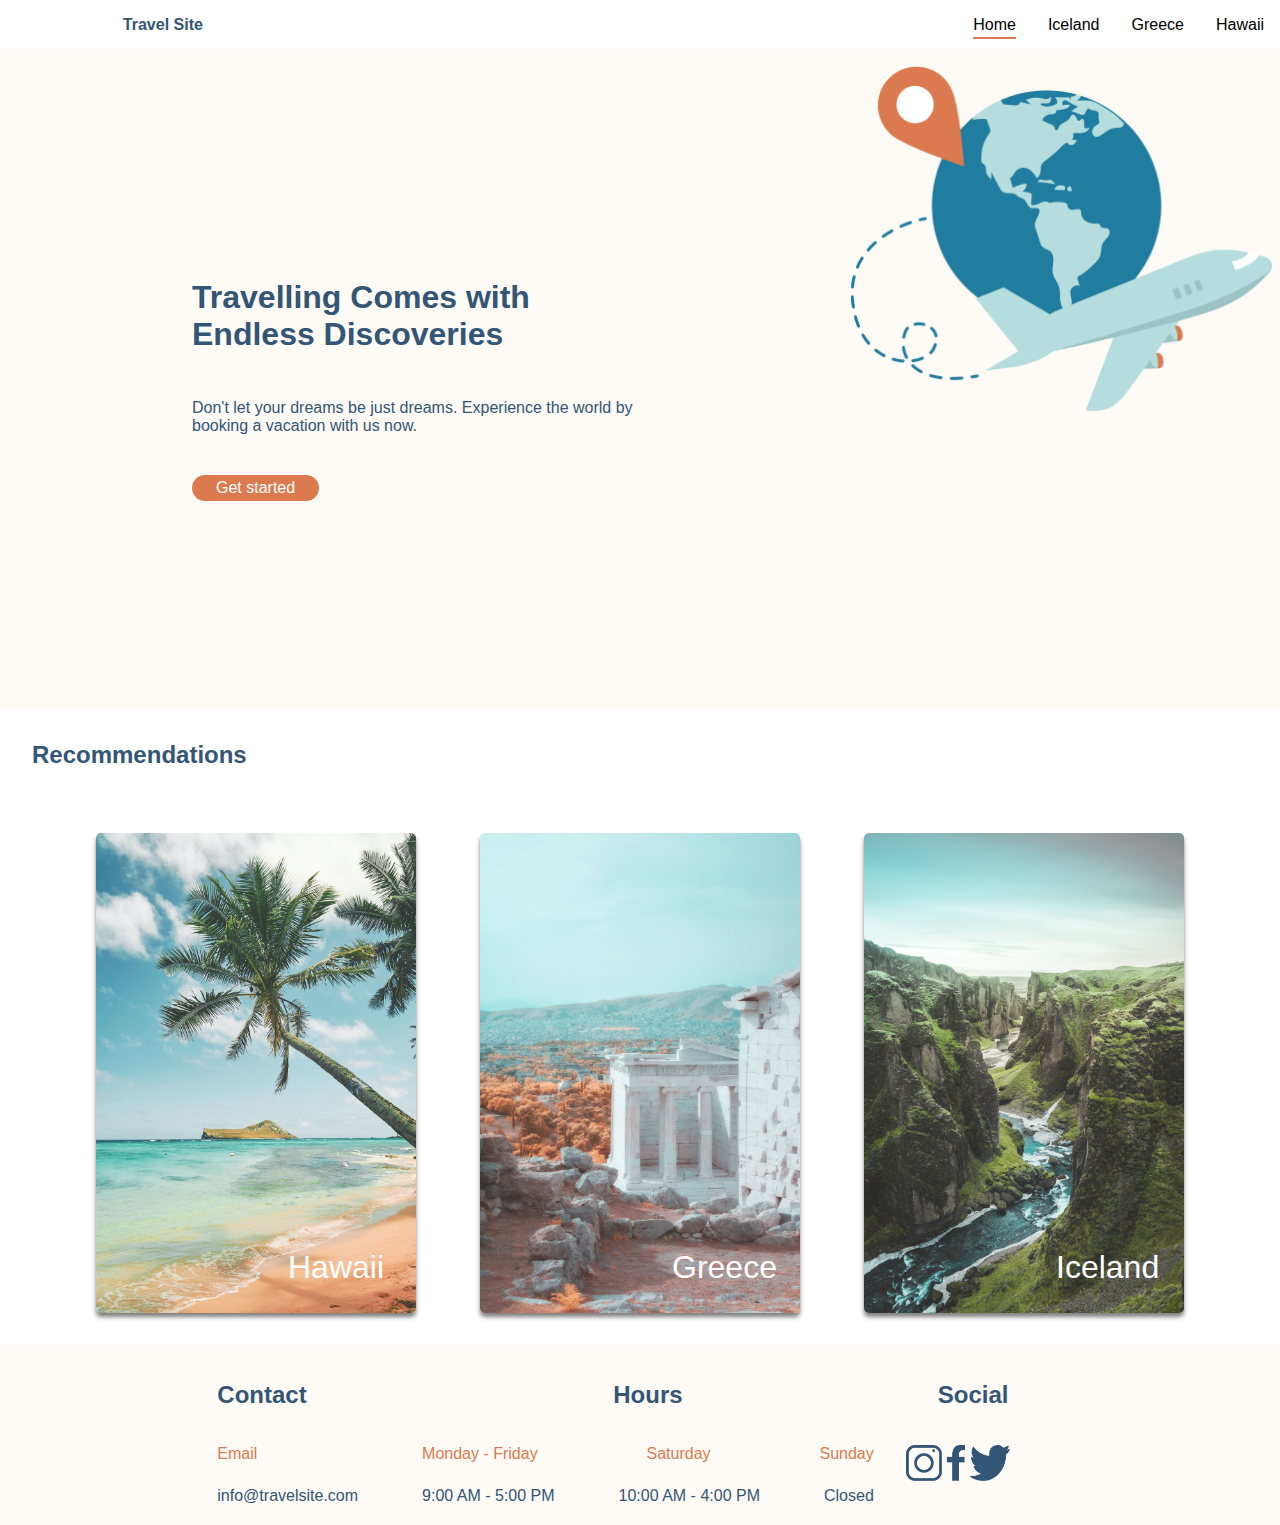
<file: index.html>
<!DOCTYPE HTML>
<html lang="en">

<head>
    <title>Away Travel</title>
    <link rel="stylesheet" type="text/css" href="./css/global.css">
    <link rel="stylesheet" type="text/css" href="./css/main.css">
</head>

<body>

    <section class="nav-bar">

        <ul class="nav-bar_menu">

            <li class="nav-bar_logo"><a href="index.html">Travel Site</a></li>
            <li class="nav-bar_items"><a class="current" href="index.html">Home</a></li>
            <li class="nav-bar_items"><a href="./pages/Iceland.html">Iceland</a></li>
            <li class="nav-bar_items"><a href="./pages/Greece.html">Greece</a></li>
            <li class="nav-bar_items"><a href="./pages/Hawaii.html">Hawaii</a></li>
        
        </ul>
    </section>

    <section class="hero">
        <div class="hero-text">
            <h1>Travelling Comes with Endless Discoveries</h3>
            <p>Don't let your dreams be just dreams. Experience the world by booking a vacation with us now.</p>
            <a href="./pages/GetStarted.html"><button class="hero_button">Get started</button></a>
        </div>
        
        <img src="./assets/Images/hero.png" alt="hero image" class="hero-image">
    
        
    </section>

    <section class="recommendations">
        <h2>Recommendations</h2>

        <div class="recommendations_container">
            <a href="./pages/Hawaii.html" class="recommendations_Hawaii"><p>Hawaii</p></a>
            <a href="./pages/Greece.html" class="recommendations_Greece"><p>Greece</p></a>
            <a href="./pages/Iceland.html" class="recommendations_Iceland"><p>Iceland</p></a>
        </div>
    
    </section>

    <section class="footer">
        <div class="footer_contact-info">
            <h2 class="footer-title">Contact</h2>
            <p class="footer-subtitle">Email</p>
            <p class="footer-info">info@travelsite.com</p>
        </div>

        <div class="footer-hours">
            <h2 class="footer-title">Hours</h2>
                <div class="footer-hours_days">
                    <p class="footer-subtitle">Monday - Friday</p>
                    <p class="footer-subtitle">Saturday</p>
                    <p class="footer-subtitle">Sunday</p>
                </div>

                <div class="footer-hours_times">
                    <p class="footer-info">9:00 AM - 5:00 PM</p>
                    <p class="footer-info">10:00 AM - 4:00 PM</p>
                    <p class="footer-info">Closed</p>
                </div>
        </div>

        <div class="footer_social-info">
            <h2>Social</h2>
            <a href="https://www.instagram.com"><img src="./assets/Icons/icon-instagram.png"></a>
            <a href="https://www.facebook.com"><img src="./assets/Icons/icon-facebook.png"></a>
            <a href="https://www.twitter.com"><img src="./assets/Icons/icon-twitter.png"></a>
        </div>

    </section>

</body>



</html>
</file>
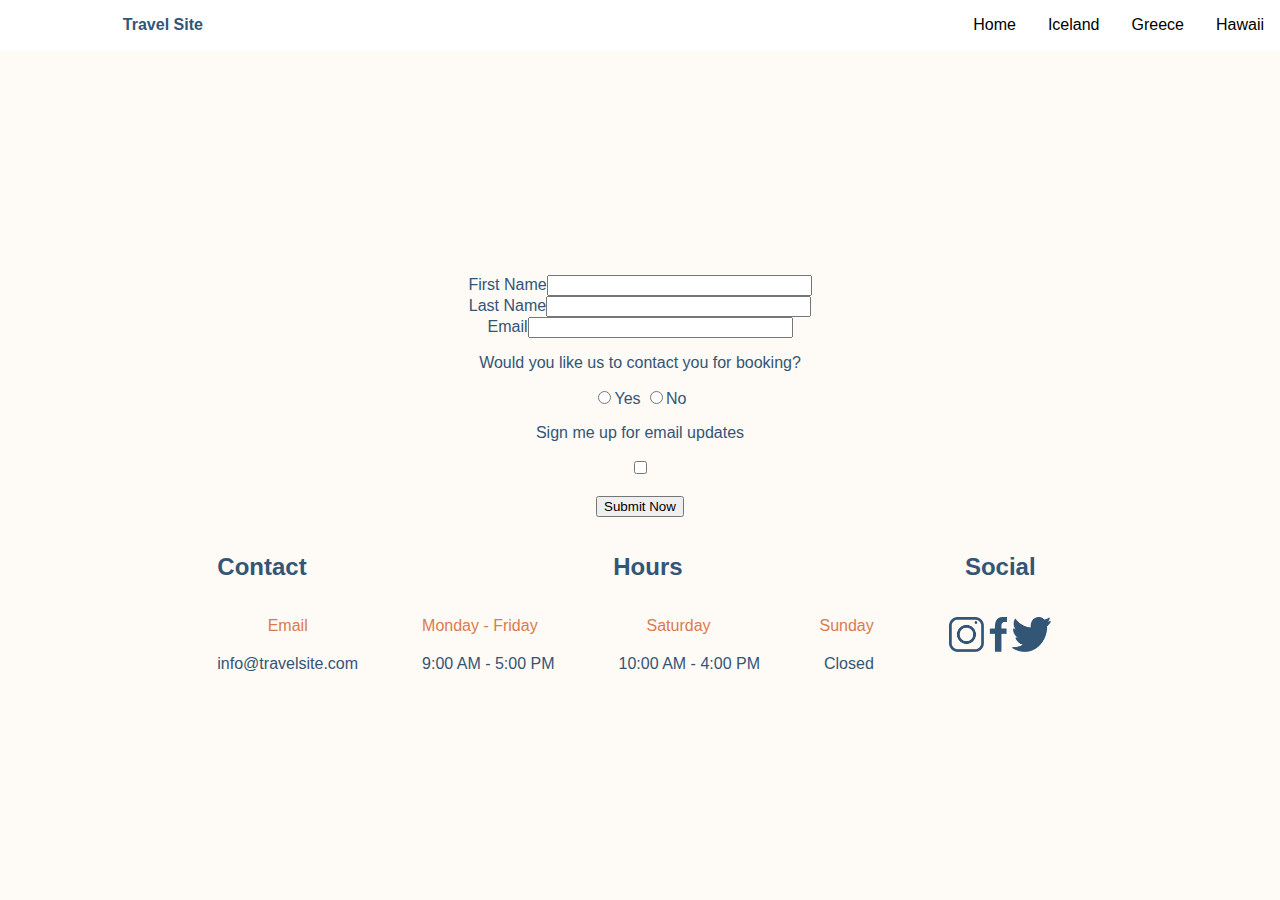
<file: pages/GetStarted.html>
<!DOCTYPE HTML>
<html lang="en">

<head>
    <title>Get Started</title>
    <link rel="stylesheet" type="text/css" href="../css/global.css">
    <link rel="stylesheet" type="text/css" href="../css/destinations.css">
</head>

<section class="nav-bar">

    <ul class="nav-bar_menu">

        <li class="nav-bar_logo"><a href="../index.html">Travel Site</a></li>
        <li class="nav-bar_items"><a href="../index.html">Home</a></li>
        <li class="nav-bar_items"><a href="Iceland.html">Iceland</a></li>
        <li class="nav-bar_items"><a href=Greece.html>Greece</a></li>
        <li class="nav-bar_items"><a href=Hawaii.html>Hawaii</a></li>
    
    </ul>
</section>

    <body class="get-started_container">
        <form class="form-container">
            <label>First Name<input type="text" name="name" size="30" maxlength="100"></label>
            </br>
            <label>Last Name<input type="text" name="name" size="30" maxlength="100"></label>
            </br>
            <label>Email<input type="email" name="email" size="30" maxlength="100"></label>
            
            <p>Would you like us to contact you for booking?</p>
            <labek><input type="radio" name="contact" value="yes">Yes</labek>
            <labek><input type="radio" name="contact" value="no">No</labek>

            <p>Sign me up for email updates</p>
            <labek><input type="checkbox" name="subscribe"></labek>
            
            </br>
            </br>
            
            <input type="submit" value="Submit Now">
        </form>
    </body>

    <section class="footer">
        <div class="footer_contact-info">
            <h2 class="footer-title">Contact</h2>
            <p class="footer-subtitle">Email</p>
            <p class="footer-info">info@travelsite.com</p>
        </div>
    
        
        <div class="footer-hours">
            <h2 class="footer-title">Hours</h2>
                <div class="footer-hours_days">
                    <p class="footer-subtitle">Monday - Friday</p>
                    <p class="footer-subtitle">Saturday</p>
                    <p class="footer-subtitle">Sunday</p>
                </div>

                <div class="footer-hours_times">
                    <p class="footer-info">9:00 AM - 5:00 PM</p>
                    <p class="footer-info">10:00 AM - 4:00 PM</p>
                    <p class="footer-info">Closed</p>
                </div>
        </div>
    
    <div class="footer_social-info">
        <h2>Social</h2>
        <a href="https://www.instagram.com"><img src="../assets/Icons/icon-instagram.png"></a>
        <a href="https://www.facebook.com"><img src="../assets/Icons/icon-facebook.png"></a>
        <a href="https://www.twitter.com"><img src="../assets/Icons/icon-twitter.png"></a>
    </div>
        </div>
    

</html>
</file>
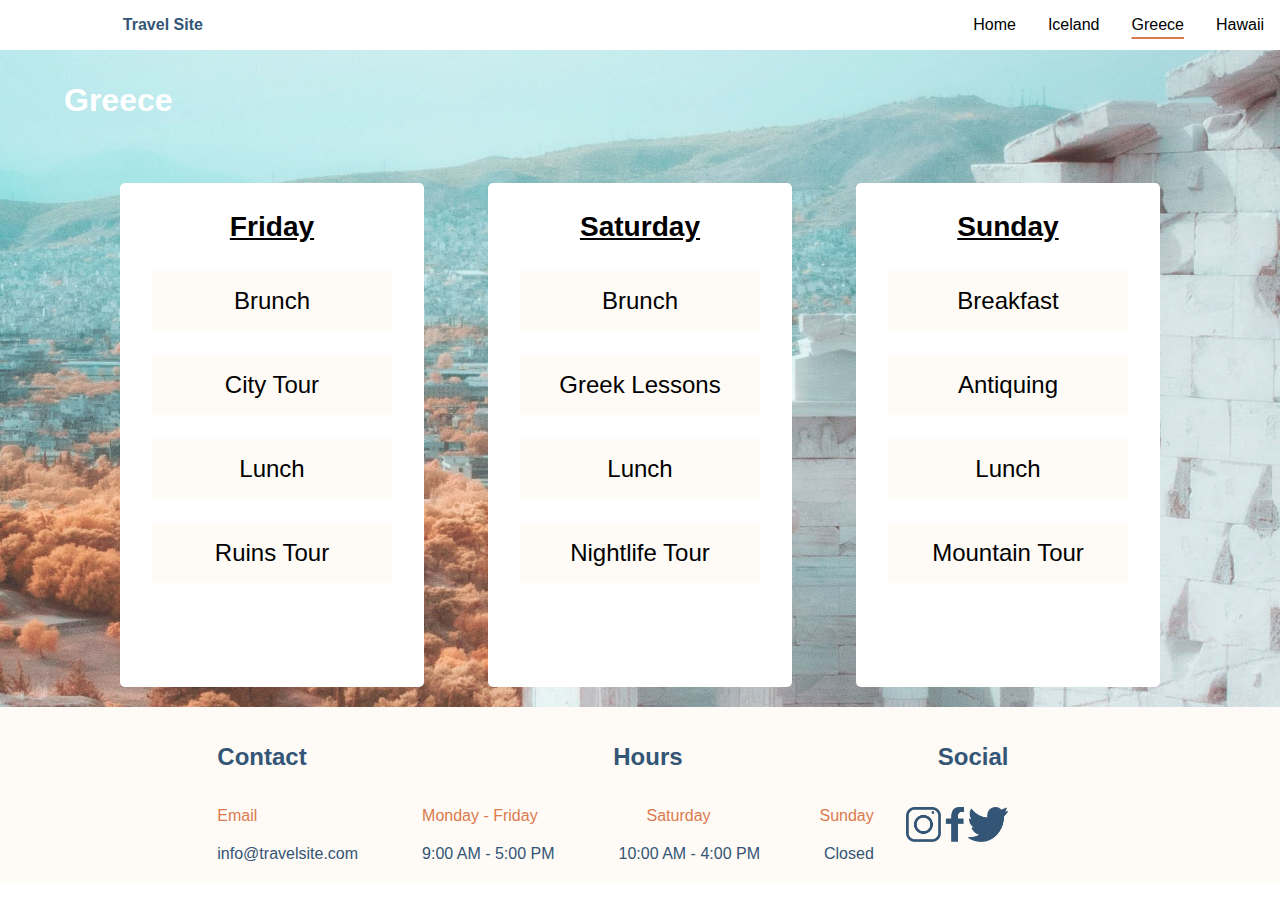
<file: pages/Greece.html>
<!DOCTYPE HTML>
<html lang="en">

<head>
    <title>Visit Greece</title>
    <link rel="stylesheet" type="text/css" href="../css/global.css">
    <link rel="stylesheet" type="text/css" href="../css/destinations.css">
</head>

<section class="nav-bar">

    <ul class="nav-bar_menu">

        <li class="nav-bar_logo"><a href="../index.html">Travel Site</a></li>
        <li class="nav-bar_items"><a href="../index.html">Home</a></li>
        <li class="nav-bar_items"><a href="Iceland.html">Iceland</a></li>
        <li class="nav-bar_items"><a class="current" href="Greece.html">Greece</a></li>
        <li class="nav-bar_items"><a href="Hawaii.html">Hawaii</a></li>
    
    </ul>
</section>

<section class="itinerary-cards_Greece">
    <h2>Greece</h2>

    <div class="itinerary-container">
    <div class="container-Friday">
        <ul><h3>Friday</h3>
            <li><p>Brunch</p></li>
            <li><p>City Tour</p></li>
            <li><p>Lunch</p></li>
            <li><p>Ruins Tour</p></li>
        </ul>
    </div>

    <div class="container-Saturday">
        <ul><h3>Saturday</h3>
            <li><p>Brunch</p></li>
            <li><p>Greek Lessons</p></li>
            <li><p>Lunch</p></li>
            <li><p>Nightlife Tour</p></li>
        </ul>
    </div>

    <div class="container-Sunday">
        <ul><h3>Sunday</h3>
        <li><p>Breakfast</p></li>
        <li><p>Antiquing</p></li>
        <li><p>Lunch</p></li>
        <li><p>Mountain Tour</p></li>
        </ul>
    </div>
</div>
</section>

<section class="footer">
    <div class="footer_contact-info">
        <h2 class="footer-title">Contact</h2>
        <p class="footer-subtitle">Email</p>
        <p class="footer-info">info@travelsite.com</p>
    </div>

    <div class="footer-hours">
        <h2 class="footer-title">Hours</h2>
            <div class="footer-hours_days">
                <p class="footer-subtitle">Monday - Friday</p>
                <p class="footer-subtitle">Saturday</p>
                <p class="footer-subtitle">Sunday</p>
            </div>

            <div class="footer-hours_times">
                <p class="footer-info">9:00 AM - 5:00 PM</p>
                <p class="footer-info">10:00 AM - 4:00 PM</p>
                <p class="footer-info">Closed</p>
            </div>
    </div>

    <div class="footer_social-info">
        <h2>Social</h2>
        <a href="https://www.instagram.com"><img src="../assets/Icons/icon-instagram.png"></a>
        <a href="https://www.facebook.com"><img src="../assets/Icons/icon-facebook.png"></a>
        <a href="https://www.twitter.com"><img src="../assets/Icons/icon-twitter.png"></a>
    </div>
    </div>

</section>

</html>
</file>
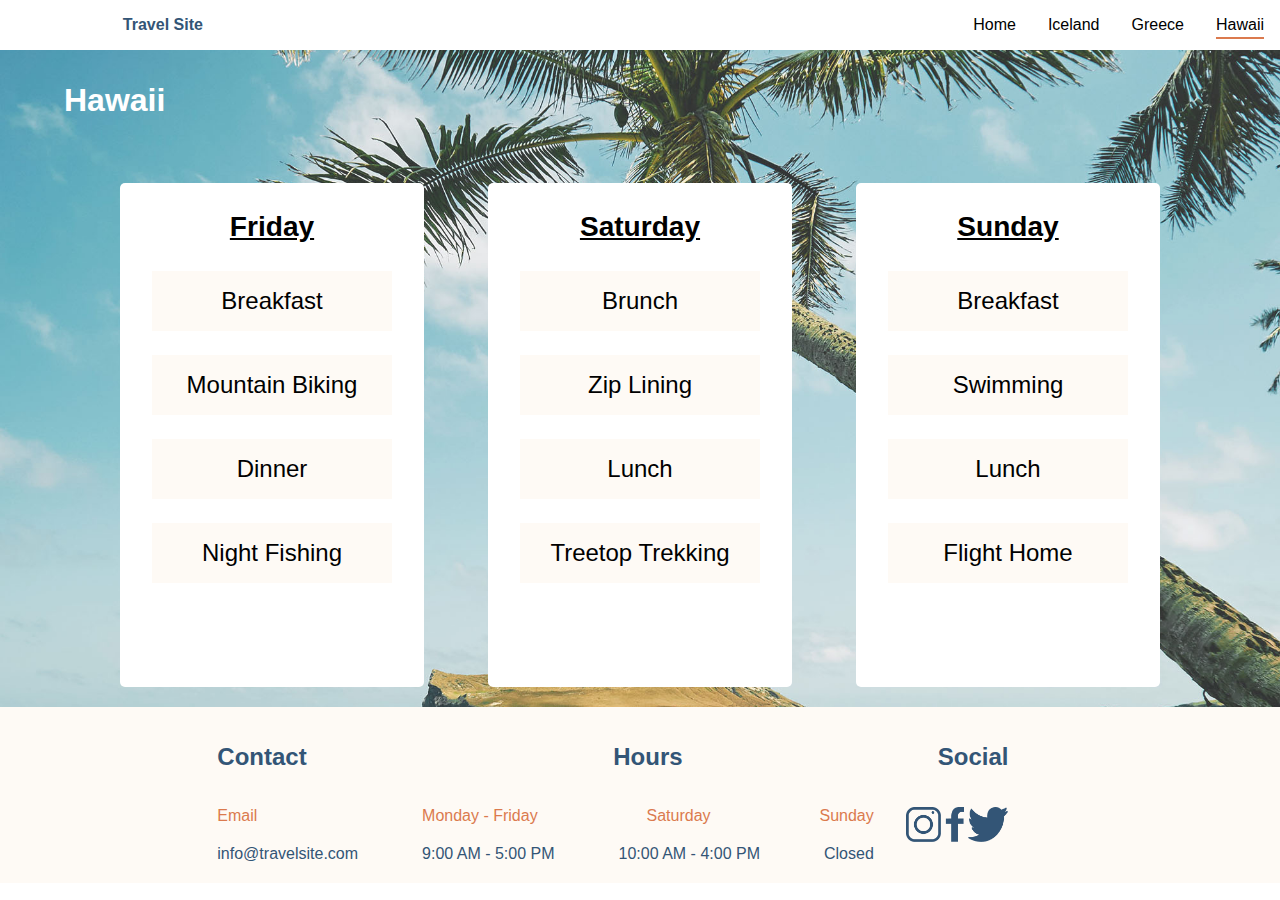
<file: pages/Hawaii.html>
<!DOCTYPE HTML>
<html lang="en">

<head>
    <title>Visit Hawaii</title>
    <link rel="stylesheet" type="text/css" href="../css/global.css">
    <link rel="stylesheet" type="text/css" href="../css/destinations.css">
</head>

<section class="nav-bar">

    <ul class="nav-bar_menu">

        <li class="nav-bar_logo"><a href="../index.html">Travel Site</a></li>
        <li class="nav-bar_items"><a href="../index.html">Home</a></li>
        <li class="nav-bar_items"><a href="Iceland.html">Iceland</a></li>
        <li class="nav-bar_items"><a href="Greece.html">Greece</a></li>
        <li class="nav-bar_items"><a class="current" href="Hawaii.html">Hawaii</a></li>
    
    </ul>
</section>

<section class="itinerary-cards_Hawaii">
    <h2>Hawaii</h2>

    <div class="itinerary-container">
    <div class="container-Friday">
        <ul><h3>Friday</h3>
            <li><p>Breakfast</p></li>
            <li><p>Mountain Biking</p></li>
            <li><p>Dinner</p></li>
            <li><p>Night Fishing</p></li>
        </ul>
    </div>

    <div class="container-Saturday">
        <ul><h3>Saturday</h3>
            <li><p>Brunch</p></li>
            <li><p>Zip Lining</p></li>
            <li><p>Lunch</p></li>
            <li><p>Treetop Trekking</p></li>
        </ul>
    </div>

    <div class="container-Sunday">
        <ul><h3>Sunday</h3>
        <li><p>Breakfast</p></li>
        <li><p>Swimming</p></li>
        <li><p>Lunch</p></li>
        <li><p>Flight Home</p></li>
        </ul>
    </div>
</div>
</section>

<section class="footer">
    <div class="footer_contact-info">
        <h2 class="footer-title">Contact</h2>
        <p class="footer-subtitle">Email</p>
        <p class="footer-info">info@travelsite.com</p>
    </div>

    <div class="footer-hours">
        <h2 class="footer-title">Hours</h2>
            <div class="footer-hours_days">
                <p class="footer-subtitle">Monday - Friday</p>
                <p class="footer-subtitle">Saturday</p>
                <p class="footer-subtitle">Sunday</p>
            </div>

            <div class="footer-hours_times">
                <p class="footer-info">9:00 AM - 5:00 PM</p>
                <p class="footer-info">10:00 AM - 4:00 PM</p>
                <p class="footer-info">Closed</p>
            </div>
    </div>

    <div class="footer_social-info">
        <h2>Social</h2>
        <a href="https://www.instagram.com"><img src="../assets/Icons/icon-instagram.png"></a>
        <a href="https://www.facebook.com"><img src="../assets/Icons/icon-facebook.png"></a>
        <a href="https://www.twitter.com"><img src="../assets/Icons/icon-twitter.png"></a>
    </div>
    </div>

</section>

</html>
</file>
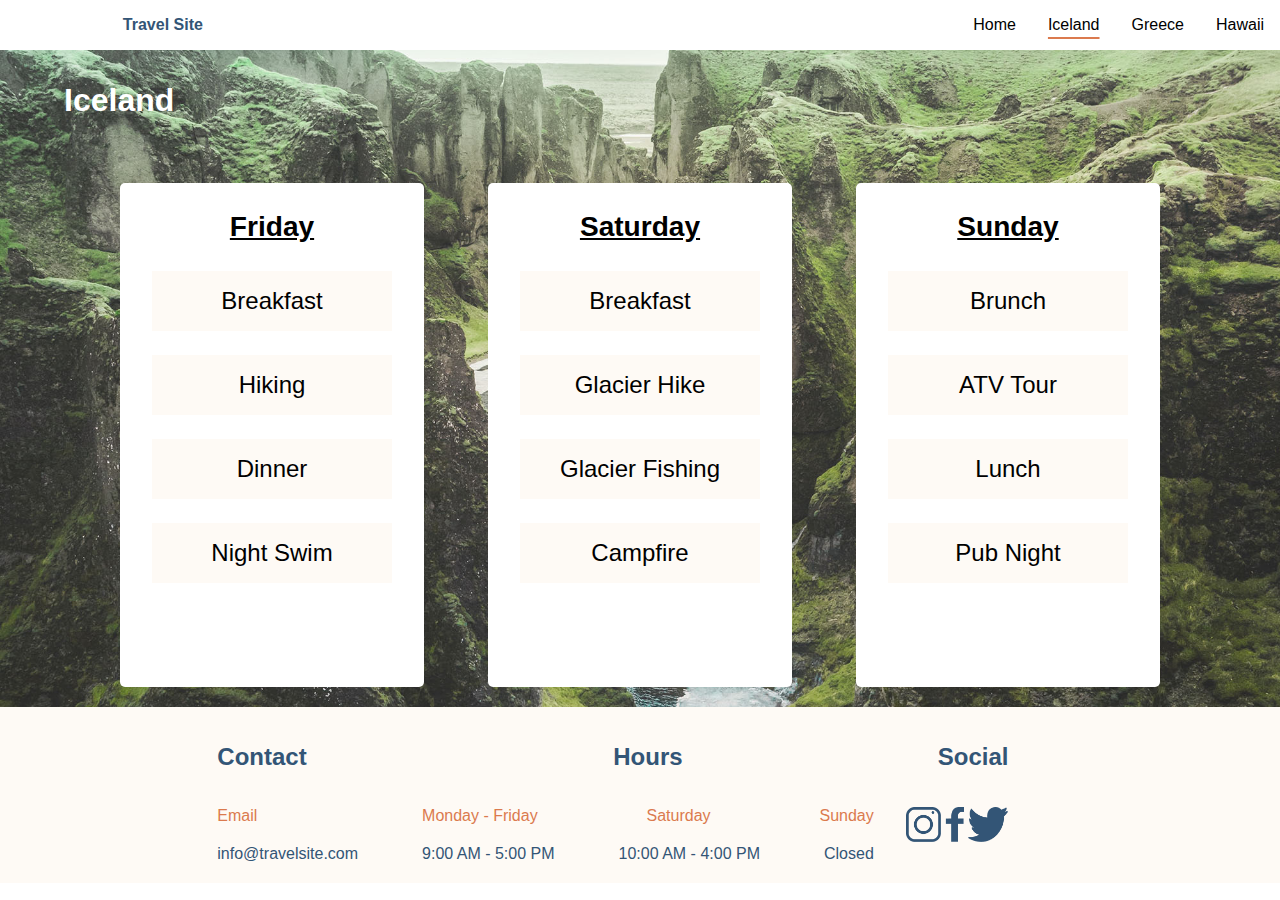
<file: pages/Iceland.html>
<!DOCTYPE HTML>
<html lang="en">

<head>
    <title>Visit Iceland</title>
    <link rel="stylesheet" type="text/css" href="../css/global.css">
    <link rel="stylesheet" type="text/css" href="../css/destinations.css">
</head>

<section class="nav-bar">

    <ul class="nav-bar_menu">

        <li class="nav-bar_logo"><a href="../index.html">Travel Site</a></li>
        <li class="nav-bar_items"><a href="../index.html">Home</a></li>
        <li class="nav-bar_items"><a  class="current" href="Iceland.html">Iceland</a></li>
        <li class="nav-bar_items"><a href="Greece.html">Greece</a></li>
        <li class="nav-bar_items"><a href="Hawaii.html">Hawaii</a></li>
    
    </ul>
</section>

<section class="itinerary-cards_Iceland">
    <h2>Iceland</h2>

    <div class="itinerary-container">
    <div class="container-Friday">
        <ul><h3>Friday</h3>
            <li><p>Breakfast</p></li>
            <li><p>Hiking</p></li>
            <li><p>Dinner</p></li>
            <li><p>Night Swim</p></li>
        </ul>
    </div>

    <div class="container-Saturday">
        <ul><h3>Saturday</h3>
            <li><p>Breakfast</p></li>
            <li><p>Glacier Hike</p></li>
            <li><p>Glacier Fishing</p></li>
            <li><p>Campfire</p></li>
        </ul>
    </div>

    <div class="container-Sunday">
        <ul><h3>Sunday</h3>
        <li><p>Brunch</p></li>
        <li><p>ATV Tour</p></li>
        <li><p>Lunch</p></li>
        <li><p>Pub Night</p></li>
        </ul>
    </div>
</div>
</section>

<section class="footer">
    <div class="footer_contact-info">
        <h2 class="footer-title">Contact</h2>
        <p class="footer-subtitle">Email</p>
        <p class="footer-info">info@travelsite.com</p>
    </div>

    <div class="footer-hours">
        <h2 class="footer-title">Hours</h2>
            <div class="footer-hours_days">
                <p class="footer-subtitle">Monday - Friday</p>
                <p class="footer-subtitle">Saturday</p>
                <p class="footer-subtitle">Sunday</p>
            </div>

            <div class="footer-hours_times">
                <p class="footer-info">9:00 AM - 5:00 PM</p>
                <p class="footer-info">10:00 AM - 4:00 PM</p>
                <p class="footer-info">Closed</p>
            </div>
    </div>

    <div class="footer_social-info">
        <h2>Social</h2>
        <a href="https://www.instagram.com"><img src="../assets/Icons/icon-instagram.png"></a>
        <a href="https://www.facebook.com"><img src="../assets/Icons/icon-facebook.png"></a>
        <a href="https://www.twitter.com"><img src="../assets/Icons/icon-twitter.png"></a>
    </div>

</section>

</html>
</file>
<file: css/global.css>
* {
    font-family: Verdana, Geneva, Tahoma, sans-serif;
}

body {
    margin: 0;
}

.nav-bar {
    display: flex;
    background-color: #FFFFFF;
}

.nav-bar_logo {
    display: flex;
    justify-content: flex-start;
    list-style: none;
    width: 66%;
    color: #335576;
    font-weight: bold;
}
.nav-bar_logo a  {
    color: #335576;
    font-weight: bold;
}

.nav-bar_menu {
    display: flex;
    justify-content: flex-end;
    width: 100%;
    margin: 0;
}

.nav-bar_menu li {
    padding: 1rem;
    list-style: none;
   ;
}

.nav-bar_items .current {
    text-decoration: underline;
    text-decoration-color: #DB7A4E;
    text-decoration-thickness: 2px;
    text-underline-offset: 7px;
}

a {
    text-decoration: none;
    list-style: none;
    color: black
}


a:hover {
 color: #DB7A4E;
}

.itinerary-cards h2 {
    color: #FFFFFF;
    font-size: 2rem;
    margin: 2rem;
    padding: 2rem;
    margin-top: 0rem;
}


.itinerary-container {
    display: flex;
    justify-content: center;
    margin: 2rem;
}

.container-Friday, .container-Saturday, .container-Sunday {
    background-color: #FFFFFF;
    width: 15rem;
    font-size: 1.5rem;
    height: fit-content;
    border-radius: 5px;
    align-items: center;
    margin: 2rem;
    padding: 2rem;
    margin-top: 0rem;
    padding-top: 0rem;
    padding-bottom: 5rem;
}

.itinerary-container p {
    padding: 1rem;
}

.itinerary-container h3 {
    text-decoration: underline;
}

.itinerary-container li {
    background-color: #FEFAF5;
    list-style: none;
}

.itinerary-container ul {
    padding-left: 0rem;
    align-items: center;
    text-align: center;
}

.footer {
    background-color: #FEFAF5;
    display: flex;
    justify-content: center;
    width: 100vw;
    bottom: 0;
}

.footer img {
    height: 20%;
    width: auto
}

.footer h2 {
    color: #335576;
    padding: 1rem 2rem;
}

.footer-info {
    padding: 0.25rem 2rem;
    color: #335576;
    flex-direction: column;
}

.footer-subtitle {
    color: #DB7A4E;
    padding: 0.25rem 2rem;
    margin-bottom: 0;
    padding-bottom: 0;
    
}

.footer-hours {
    display: flex;
    flex-direction: column;
    justify-content: flex-start;
    align-items: center;
}

.footer-title {
    align-items: center;
    justify-content: center;
    margin-bottom: 0;
    padding-bottom: 0;
    text-align: left;
}

.footer-hours_days{
    display: flex;
    flex-wrap: wrap;
    width: 100%;
    justify-content: space-between;
    
}

.footer-hours_times {
    display: flex;
    flex-wrap: wrap;
    padding: 0rem;
}

.footer-hours_times p {
    justify-content: flex-start;
    
}

.get-started_container {
    background-color: #FEFAF5;
    color: #335576;
    align-items: center;
    text-align: center;
    
}

.form-container {
    justify-content: stretch;
    align-items: stretch;
    padding-top: 25vh;
}
</file>
<file: css/main.css>
* {
    font-family: Verdana, Geneva, Tahoma, sans-serif;
}

ul {
    list-style: none;
}

.nav-bar {
    display: flex;
    background-color: #FFFFFF;
}

.nav-bar_logo {
    display: flex;
    justify-content: flex-start;
    list-style: none;
    width: 66%;
    color: #335576;
    font-weight: bold;
}
.nav-bar_logo a {
    color: #335576;
    font-weight: bold;
}

.nav-bar_menu {
    display: flex;
    justify-content: flex-end;
    width: 100%;
}

.nav-bar_menu li {
    padding: 1rem;
}


.nav-bar .active {
    text-decoration: underline;
    text-decoration-color: #DB7A4E;
}

a {
    text-decoration: none;
    list-style: none;
    color: black
}


a:hover {
 color: #DB7A4E;
}

.nav-bar_items .current {
    text-decoration: underline;
    text-decoration-color: #DB7A4E;
    text-decoration-thickness: 2px;
    text-underline-offset: 7px;
}

.hero {
    background-color: #FEFAF5;
    display: flex;
}

.hero-text {
    flex-direction: column;
    margin: 8rem;
    width: 40%;
    text-align: left;
    justify-content: left;
    color: #335576;
    padding: 5rem 4rem;
    flex-wrap: wrap;
}

.hero-text p {
    padding: 1.5rem 0rem;
}

.hero_button {
    background-color: #DB7A4E;
    color: white;
    font-size: 1rem;
    border-radius: 3rem;
    padding: 0.25rem 1.5rem;
    border: none;
}

.hero-image {
    width: 33%;
    margin: .5rem;
    height: 33%;
}

.recommendations_container {
    display: flex;
    justify-content: center;
}

.recommendations h2 {
    color: #335576;
    margin: 1rem;
    padding: 1rem;
}

.recommendations_Hawaii {
    background-image: url(../assets/Images/hawaii.jpg);
    background-size: cover;
    box-sizing: content-box;
    height: 30rem;
    width: 20rem;
    margin: 2rem;
    border-radius: 5px;
    border: 1px solid black 20%;
    box-shadow: 0px 4px 4px rgba(0,0,0, 0.5);
    
}

.recommendations p {
    color: white;
    font-size: 2rem;
    margin-top: 26rem;
    margin-left: 12rem;
    font-weight: 515;
}

.recommendations_Greece {
    background-image: url(../assets/Images/greece.jpg);
    background-size: cover;
    box-sizing: content-box;
    height: 30rem;
    width: 20rem;
    margin: 2rem;
    border-radius: 5px;
    border: 1px solid black 20%;
    box-shadow: 0px 4px 4px rgba(0,0,0, 0.5);
}

.recommendations_Iceland {
    background-image: url(../assets/Images/iceland.jpg);
    background-size: cover;
    box-sizing: content-box;
    height: 30rem;
    width: 20rem;
    margin: 2rem;
    border-radius: 5px;
    border: 1px solid black 20%;
    box-shadow: 0px 4px 4px rgba(0,0,0, 0.5);
}

.footer {
    background-color: #FEFAF5;
    display: flex;
    justify-content: center;
    width: 100vw;
    bottom: 0;
}


.footer img {
    height: 20%;
    width: auto
}

.footer h2 {
    color: #335576;
    padding: 1rem 2rem;
}

.footer-info {
    padding: 0.25rem 2rem;
    color: #335576;
    flex-direction: column;
}

.footer-subtitle {
    color: #DB7A4E;
    padding: 0.25rem 2rem;
    
}

.footer-hours {
    display: flex;
    flex-direction: column;
    justify-content: flex-start;
    align-items: center;
}

.footer-title {
    align-items: center;
    justify-content: center;
}

.footer-hours_days{
    display: flex;
    flex-wrap: wrap;
    width: 100%;
    justify-content: space-between;
    
}

.footer-hours_times {
    display: flex;
    flex-wrap: wrap;
    padding: 0rem;
}

.footer-hours_times p {
    justify-content: flex-start;
    
}
</file>
<file: css/destinations.css>
.itinerary-cards_Hawaii {
    background: url(../assets/Images/hawaii.jpg);
    background-repeat: no-repeat;
    background-size: cover;
    background-attachment: fixed;
    background-position: center;
    width: 100vw;
    height: 73vh
}

.itinerary-cards_Iceland {
    background: url(../assets/Images/iceland.jpg);
    background-repeat: no-repeat;
    background-size: cover;
    background-attachment: fixed;
    background-position: center;
    width: 100vw;
    height: 73vh
}

.itinerary-cards_Greece {
    background: url(../assets/Images/greece.jpg);
    background-repeat: no-repeat;
    background-size: cover;
    background-attachment: fixed;
    background-position: center;
    width: 100vw;
    height: 73vh
}

.itinerary-cards_Iceland h2 {
    color: #FFFFFF;
    font-size: 2rem;
    margin: 2rem;
    padding: 2rem;
    margin-top: 0rem;
}

.itinerary-cards_Greece h2 {
    color: #FFFFFF;
    font-size: 2rem;
    margin: 2rem;
    padding: 2rem;
    margin-top: 0rem;
}

.itinerary-cards_Hawaii h2 {
    color: #FFFFFF;
    font-size: 2rem;
    margin: 2rem;
    padding: 2rem;
    margin-top: 0rem;
}
</file>
